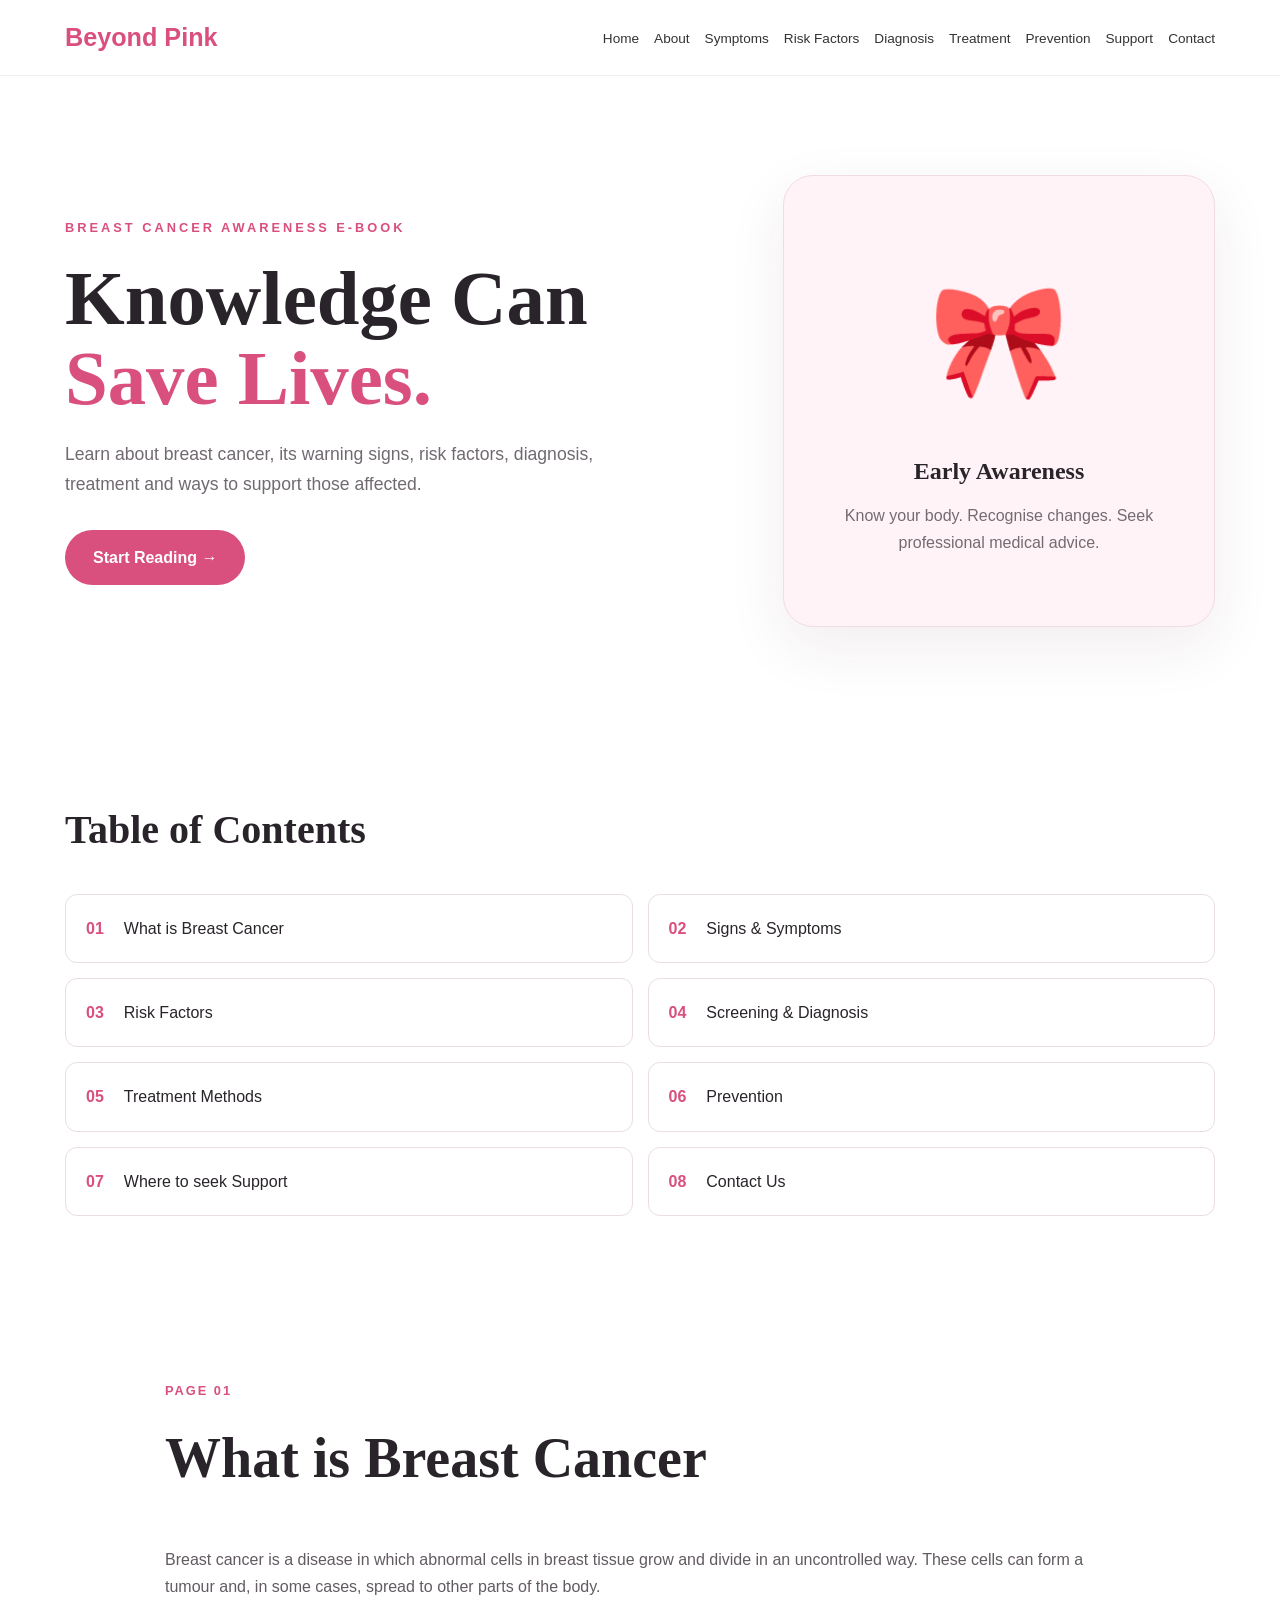
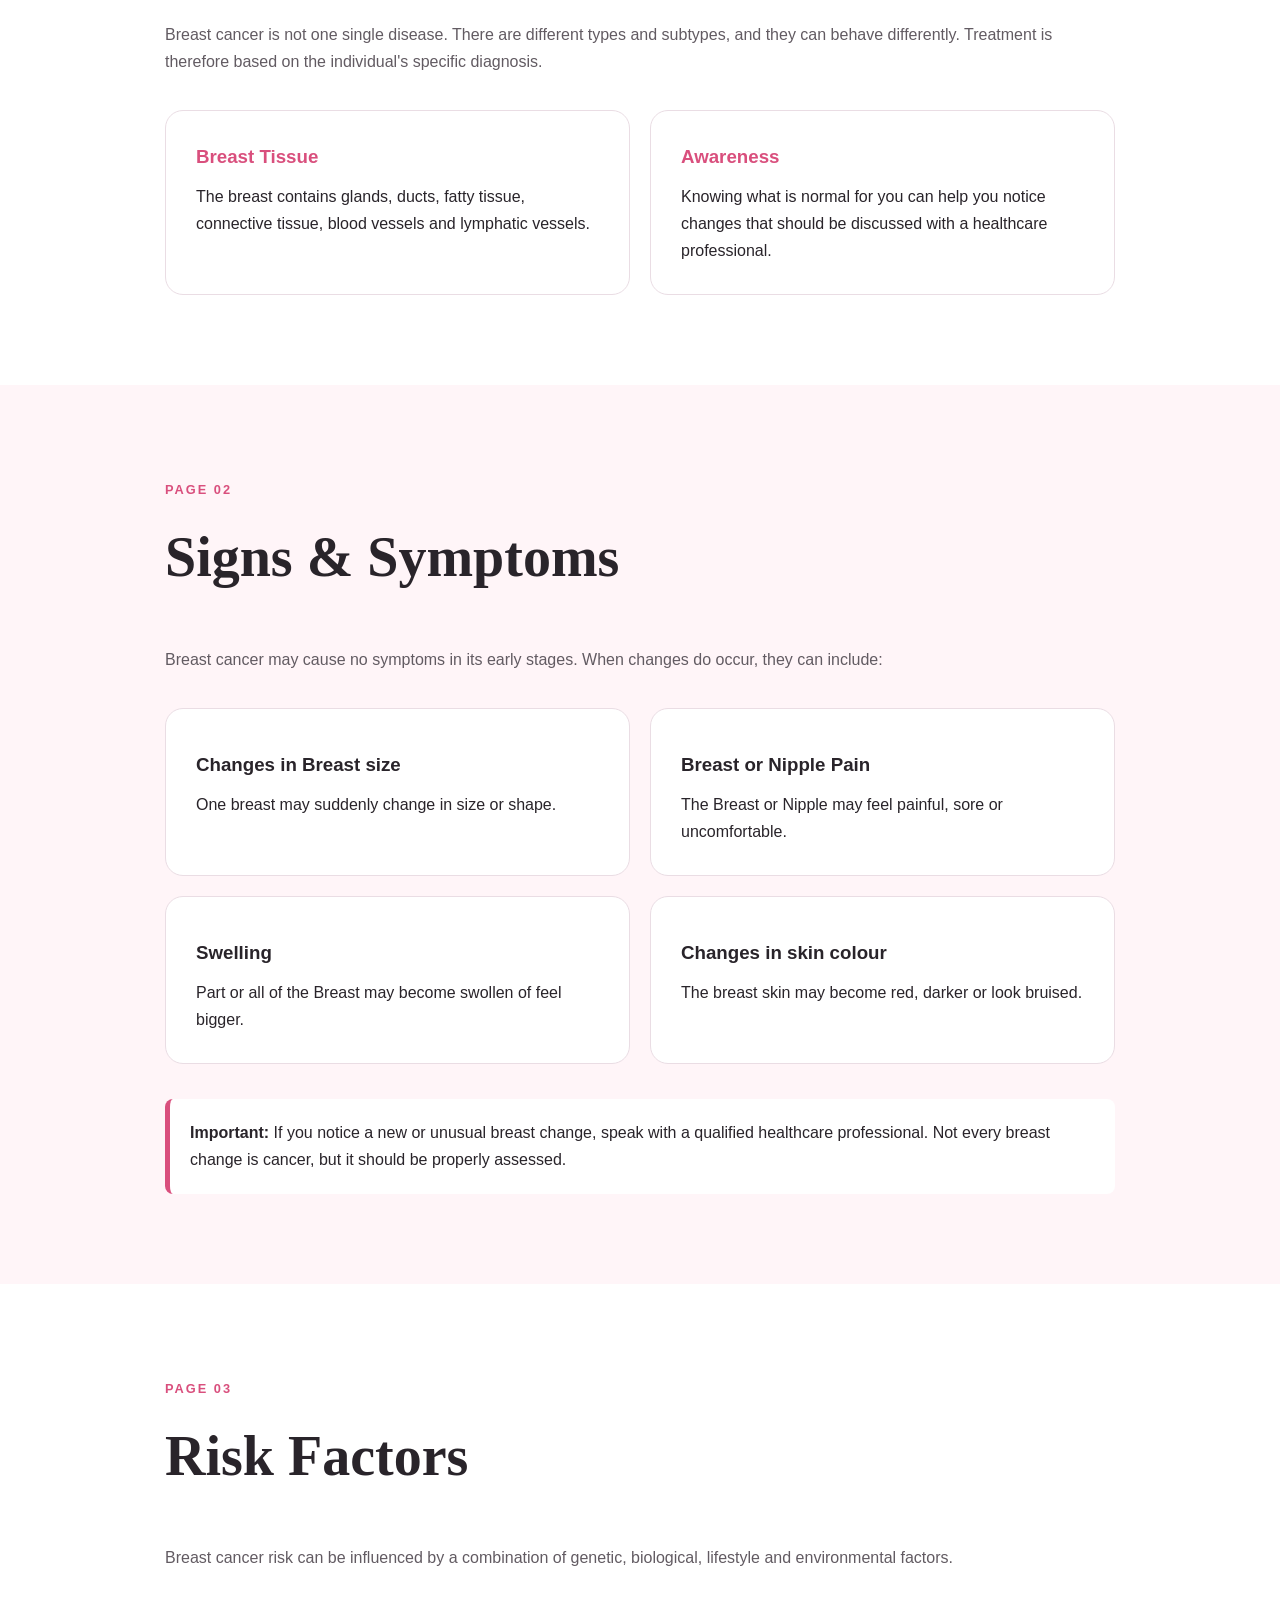
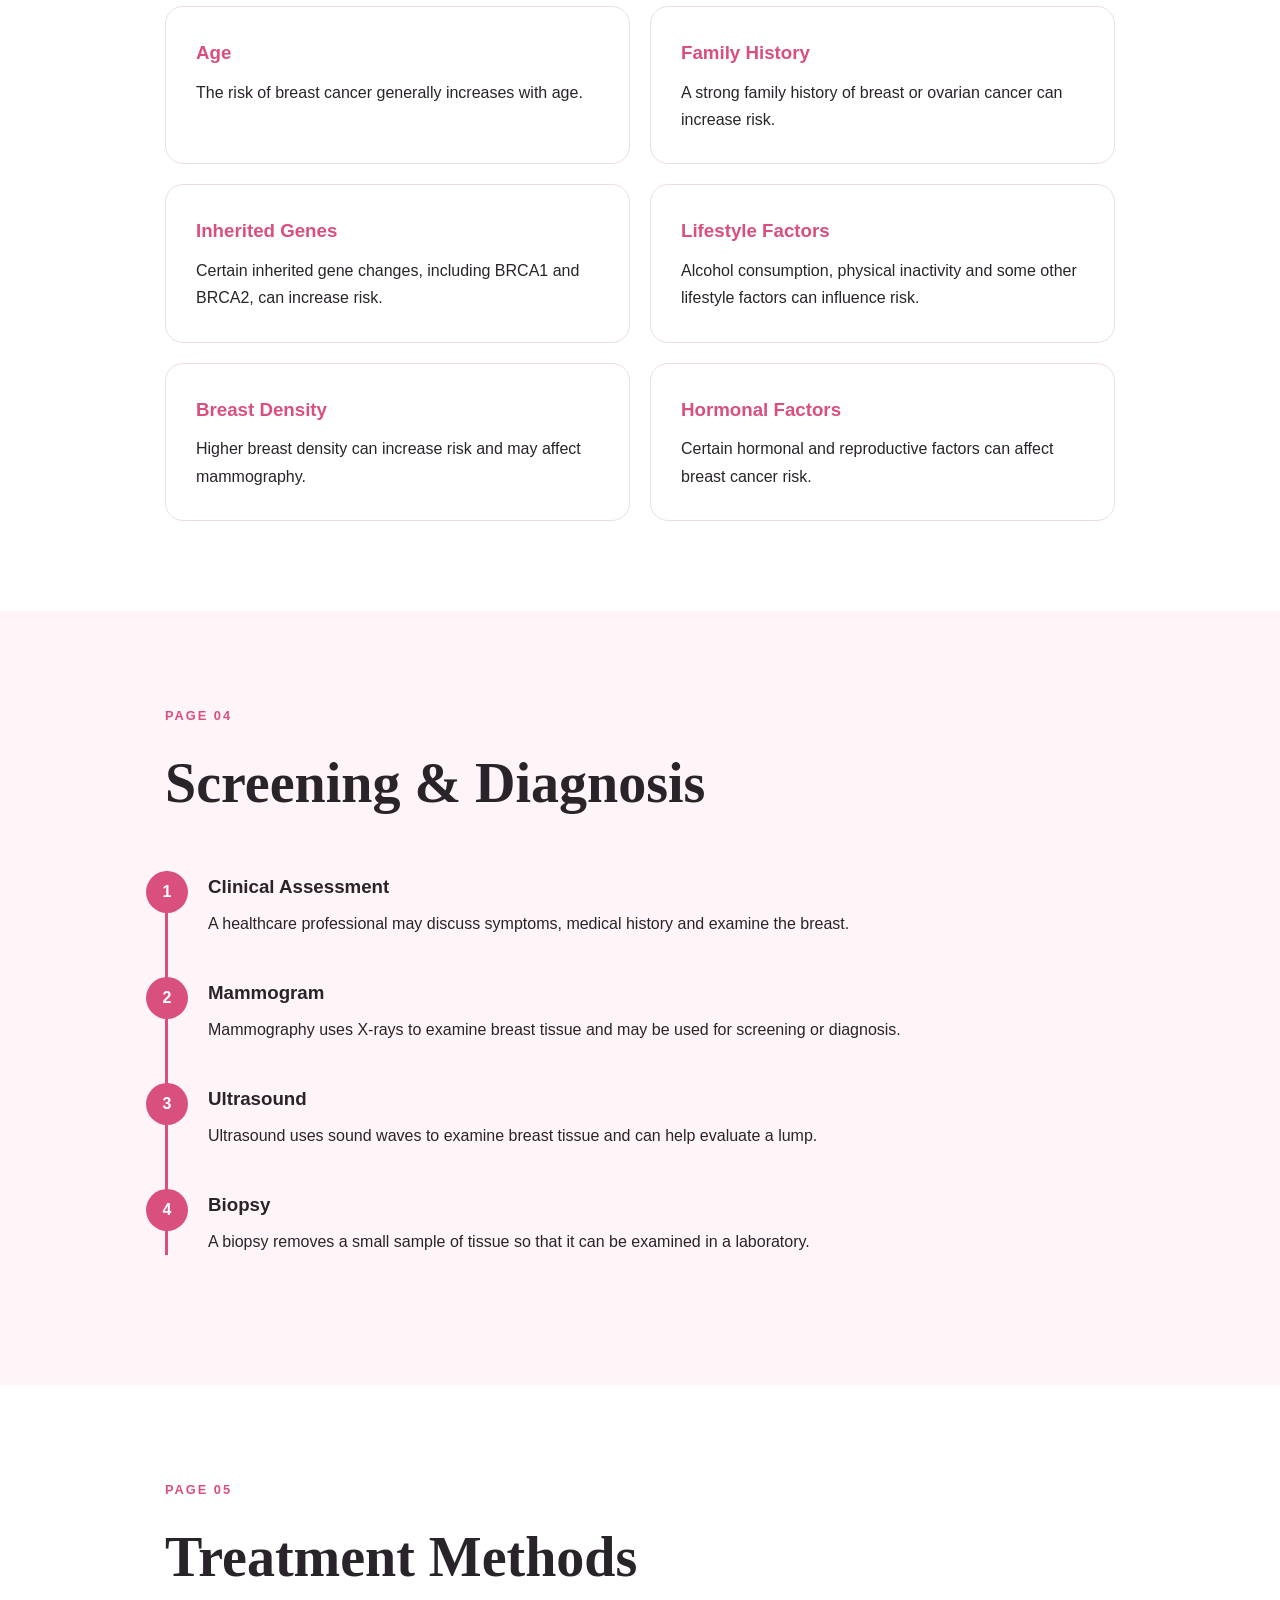
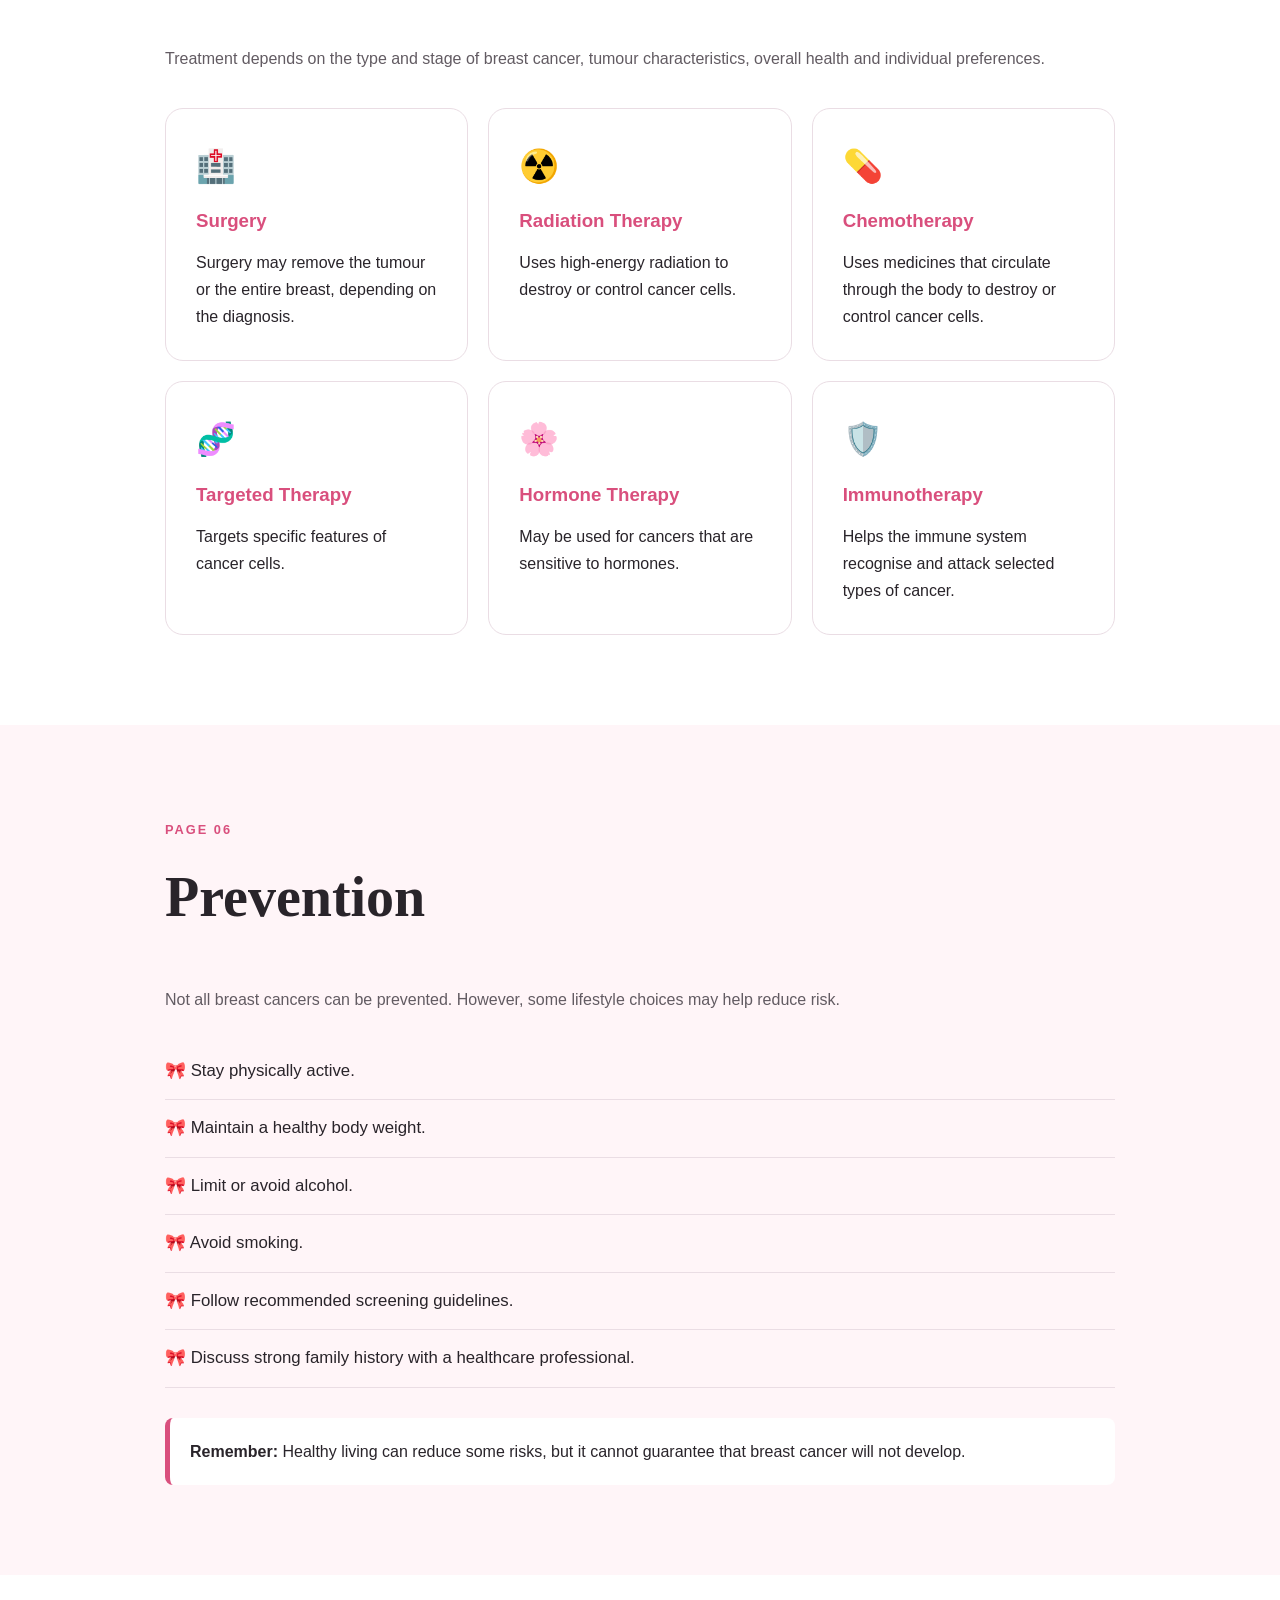
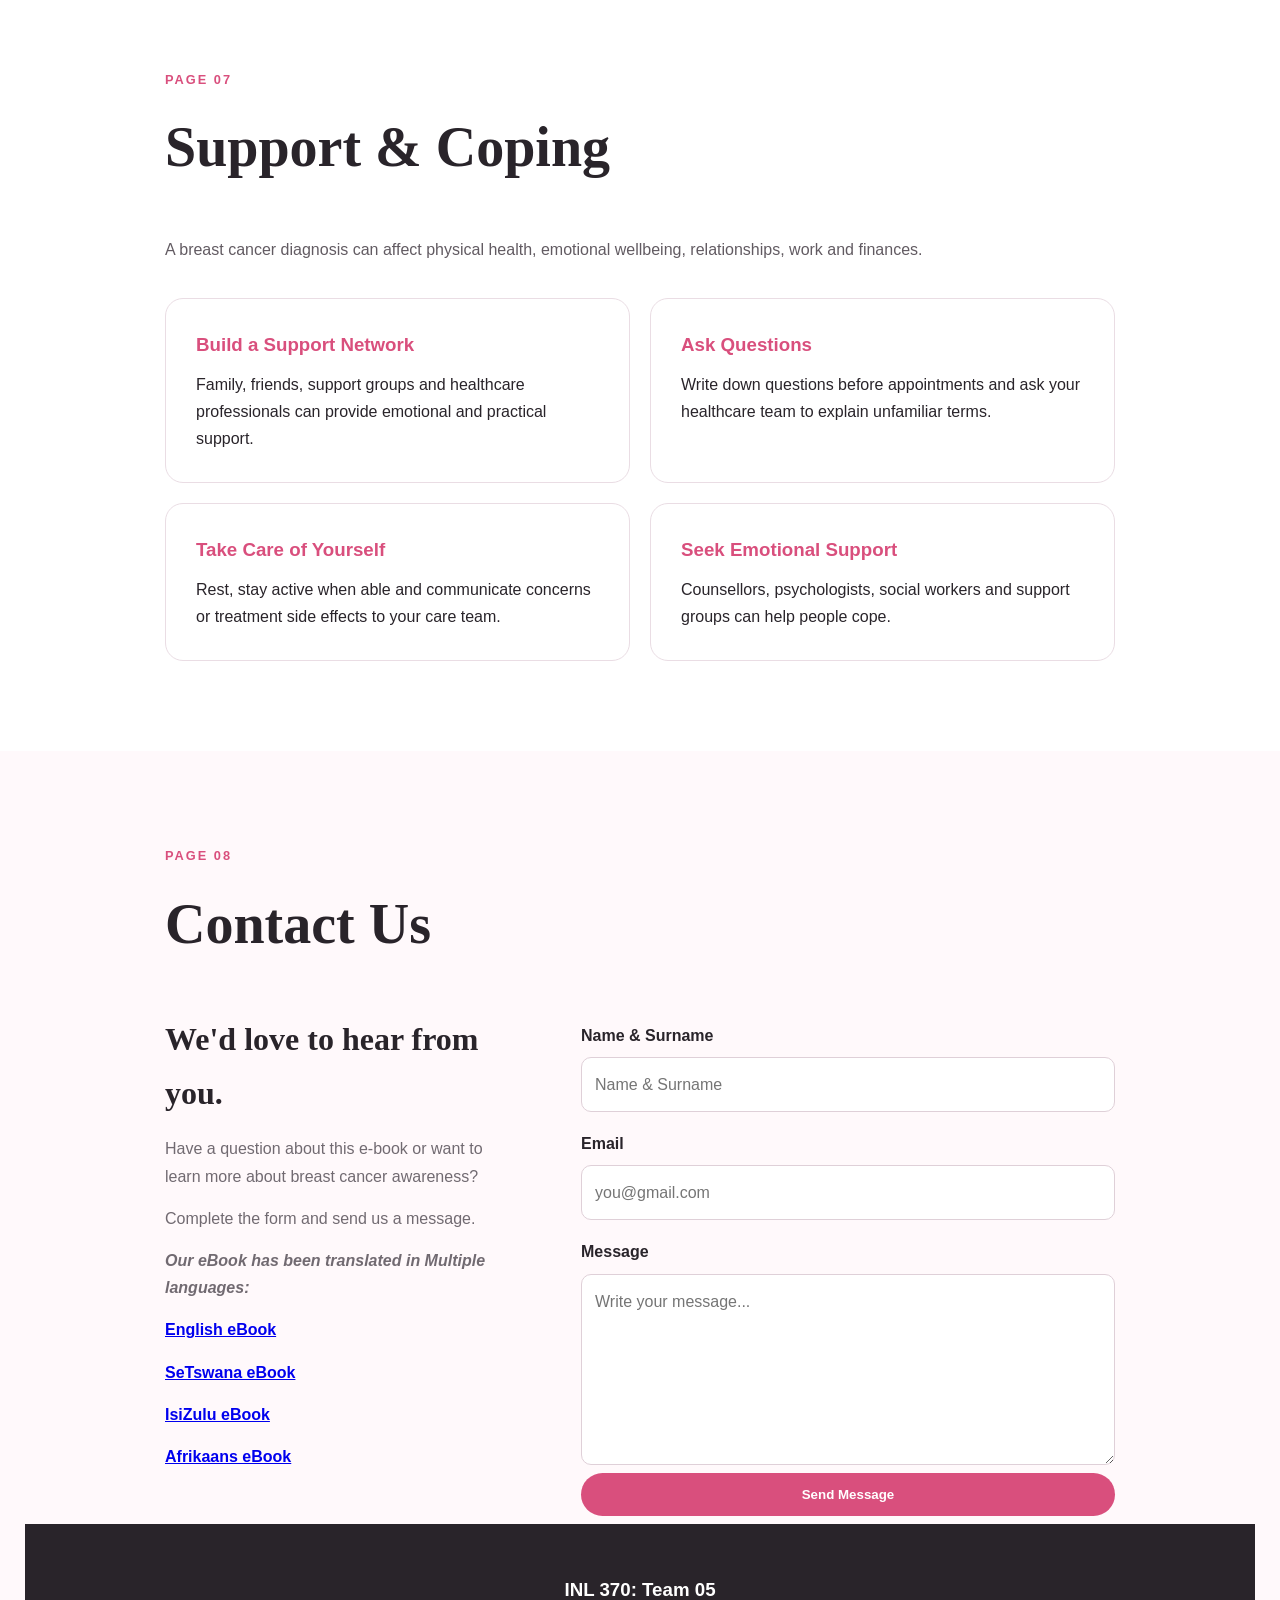
<file: Breast Cancer/index.html>
<!DOCTYPE html>
<html lang="en">
<head>
    <meta charset="UTF-8">
    <meta name="viewport" content="width=device-width, initial-scale=1.0">

    <title>Breast Cancer Awareness E-Book</title>

    <link rel="stylesheet" href="style.css">
</head>

<body>

<!-- ================= NAVIGATION ================= -->

<header>
    <nav class="navbar">

        <div class="logo">
           <h1> Beyond Pink </h1>
        </div>

        <button class="menu-btn" onclick="toggleMenu()">☰</button>

        <ul class="nav-links" id="navLinks">
            <li><a href="#home">Home</a></li>
            <li><a href="#about">About</a></li>
            <li><a href="#symptoms">Symptoms</a></li>
            <li><a href="#risk">Risk Factors</a></li>
            <li><a href="#diagnosis">Diagnosis</a></li>
            <li><a href="#treatment">Treatment</a></li>
            <li><a href="#prevention">Prevention</a></li>
            <li><a href="#support">Support</a></li>
            <li><a href="#contact">Contact</a></li>
        </ul>


    </nav>
</header>


<!-- ================= HOME ================= -->

<section id="home" class="hero">

    <div class="hero-content">

        <p class="subtitle">BREAST CANCER AWARENESS E-BOOK</p>

        <h1>
            Knowledge Can<br>
            <span>Save Lives.</span>
        </h1>

        <p>
            Learn about breast cancer, its warning signs,
            risk factors, diagnosis, treatment and ways
            to support those affected.
        </p>

        <a href="#about" class="btn">
            Start Reading →
        </a>

    </div>

    <div class="hero-image">
        <div class="ribbon">🎀</div>
        <h2>Early Awareness</h2>
        <p>
            Know your body. Recognise changes.
            Seek professional medical advice.
        </p>
    </div>

</section>


<!-- ================= TABLE OF CONTENTS ================= -->

<section class="contents">

    <h2>Table of Contents</h2>

    <div class="toc">

        <a href="#about">
            <span>01</span>
            What is Breast Cancer
        </a>

        <a href="#symptoms">
            <span>02</span>
            Signs & Symptoms
        </a>

        <a href="#risk">
            <span>03</span>
            Risk Factors
        </a>

        <a href="#diagnosis">
            <span>04</span>
            Screening & Diagnosis
        </a>

        <a href="#treatment">
            <span>05</span>
            Treatment Methods
        </a>

        <a href="#prevention">
            <span>06</span>
            Prevention
        </a>

        <a href="#support">
            <span>07</span>
            Where to seek Support
        </a>

        <a href="#contact">
            <span>08</span>
            Contact Us
        </a>

    </div>

</section>


<!-- ================= ABOUT ================= -->

<section id="about" class="section">

    <div class="section-heading">

        <span> PAGE 01</span>

        <h2>What is Breast Cancer</h2>

    </div>

    <div class="content">

        <p>
            Breast cancer is a disease in which abnormal cells
            in breast tissue grow and divide in an uncontrolled
            way. These cells can form a tumour and, in some cases,
            spread to other parts of the body.
        </p>

        <p>
            Breast cancer is not one single disease. There are
            different types and subtypes, and they can behave
            differently. Treatment is therefore based on the
            individual's specific diagnosis.
        </p>

        <div class="info-grid">

            <div class="info-card">
                <h3>Breast Tissue</h3>
                <p>
                    The breast contains glands, ducts, fatty tissue,
                    connective tissue, blood vessels and lymphatic
                    vessels.
                </p>
            </div>

            <div class="info-card">
                <h3>Awareness</h3>
                <p>
                    Knowing what is normal for you can help you
                    notice changes that should be discussed with
                    a healthcare professional.
                </p>
            </div>

        </div>

    </div>

</section>


<!-- ================= SYMPTOMS ================= -->

<section id="symptoms" class="section pink-section">

    <div class="section-heading">

        <span> PAGE 02</span>

        <h2>Signs & Symptoms</h2>

    </div>

    <div class="content">

        <p>
            Breast cancer may cause no symptoms in its early stages.
            When changes do occur, they can include:
        </p>

        <div class="symptoms-grid">

            <div class="symptom-card">
                <h3> Changes in Breast size </h3>
                <p>
                    One breast may suddenly change in size or shape.
                </p>
            </div>

            <div class="symptom-card">
                <h3> Breast or Nipple Pain</h3>
                <p>
                    The Breast or Nipple may feel painful, sore or uncomfortable.
                </p>
            </div>

            <div class="symptom-card">
                <h3> Swelling </h3>
                <p>
                    Part or all of the Breast may become swollen of feel bigger.
                </p>
            </div>

            <div class="symptom-card">
                <h3> Changes in skin colour </h3>
                <p>
                    The breast skin may become red, darker or look bruised.
                </p>
            </div>

        </div>

        <div class="warning">

            <strong>Important:</strong>

            If you notice a new or unusual breast change,
            speak with a qualified healthcare professional.
            Not every breast change is cancer, but it should
            be properly assessed.

        </div>

    </div>

</section>


<!-- ================= RISK FACTORS ================= -->

<section id="risk" class="section">

    <div class="section-heading">

        <span> PAGE 03</span>

        <h2>Risk Factors</h2>

    </div>

    <div class="content">

        <p>
            Breast cancer risk can be influenced by a combination
            of genetic, biological, lifestyle and environmental
            factors.
        </p>

        <div class="info-grid">

            <div class="info-card">
                <h3>Age</h3>
                <p>
                    The risk of breast cancer generally increases
                    with age.
                </p>
            </div>

            <div class="info-card">
                <h3>Family History</h3>
                <p>
                    A strong family history of breast or ovarian
                    cancer can increase risk.
                </p>
            </div>

            <div class="info-card">
                <h3>Inherited Genes</h3>
                <p>
                    Certain inherited gene changes, including
                    BRCA1 and BRCA2, can increase risk.
                </p>
            </div>

            <div class="info-card">
                <h3>Lifestyle Factors</h3>
                <p>
                    Alcohol consumption, physical inactivity and
                    some other lifestyle factors can influence risk.
                </p>
            </div>

            <div class="info-card">
                <h3>Breast Density</h3>
                <p>
                    Higher breast density can increase risk and
                    may affect mammography.
                </p>
            </div>

            <div class="info-card">
                <h3>Hormonal Factors</h3>
                <p>
                    Certain hormonal and reproductive factors
                    can affect breast cancer risk.
                </p>
            </div>

        </div>

    </div>

</section>


<!-- ================= DIAGNOSIS ================= -->

<section id="diagnosis" class="section pink-section">

    <div class="section-heading">

        <span> PAGE 04</span>

        <h2>Screening & Diagnosis</h2>

    </div>

    <div class="content">

        <div class="timeline">

            <div class="timeline-item">

                <div class="number">1</div>

                <div>
                    <h3>Clinical Assessment</h3>

                    <p>
                        A healthcare professional may discuss symptoms,
                        medical history and examine the breast.
                    </p>
                </div>

            </div>


            <div class="timeline-item">

                <div class="number">2</div>

                <div>
                    <h3>Mammogram</h3>

                    <p>
                        Mammography uses X-rays to examine breast tissue
                        and may be used for screening or diagnosis.
                    </p>
                </div>

            </div>


            <div class="timeline-item">

                <div class="number">3</div>

                <div>
                    <h3>Ultrasound</h3>

                    <p>
                        Ultrasound uses sound waves to examine breast
                        tissue and can help evaluate a lump.
                    </p>
                </div>

            </div>


            <div class="timeline-item">

                <div class="number">4</div>

                <div>
                    <h3>Biopsy</h3>

                    <p>
                        A biopsy removes a small sample of tissue so
                        that it can be examined in a laboratory.
                    </p>
                </div>

            </div>

        </div>

    </div>

</section>


<!-- ================= TREATMENT ================= -->

<section id="treatment" class="section">

    <div class="section-heading">

        <span> PAGE 05</span>

        <h2>Treatment Methods</h2>

    </div>

    <div class="content">

        <p>
            Treatment depends on the type and stage of breast cancer,
            tumour characteristics, overall health and individual
            preferences.
        </p>

        <div class="treatment-grid">

            <div class="treatment-card">

                <span class="treatment-icon">🏥</span>

                <h3>Surgery</h3>

                <p>
                    Surgery may remove the tumour or the entire breast,
                    depending on the diagnosis.
                </p>

            </div>


            <div class="treatment-card">

                <span class="treatment-icon">☢️</span>

                <h3>Radiation Therapy</h3>

                <p>
                    Uses high-energy radiation to destroy or control
                    cancer cells.
                </p>

            </div>


            <div class="treatment-card">

                <span class="treatment-icon">💊</span>

                <h3>Chemotherapy</h3>

                <p>
                    Uses medicines that circulate through the body
                    to destroy or control cancer cells.
                </p>

            </div>


            <div class="treatment-card">

                <span class="treatment-icon">🧬</span>

                <h3>Targeted Therapy</h3>

                <p>
                    Targets specific features of cancer cells.
                </p>

            </div>


            <div class="treatment-card">

                <span class="treatment-icon">🌸</span>

                <h3>Hormone Therapy</h3>

                <p>
                    May be used for cancers that are sensitive
                    to hormones.
                </p>

            </div>


            <div class="treatment-card">

                <span class="treatment-icon">🛡️</span>

                <h3>Immunotherapy</h3>

                <p>
                    Helps the immune system recognise and attack
                    selected types of cancer.
                </p>

            </div>

        </div>

    </div>

</section>


<!-- ================= PREVENTION ================= -->

<section id="prevention" class="section pink-section">

    <div class="section-heading">

        <span>PAGE 06</span>

        <h2> Prevention </h2>

    </div>

    <div class="content">

        <p>
            Not all breast cancers can be prevented. However,
            some lifestyle choices may help reduce risk.
        </p>

        <ul class="check-list">

            <li>🎀 Stay physically active.</li>

            <li>🎀 Maintain a healthy body weight.</li>

            <li>🎀 Limit or avoid alcohol.</li>

            <li>🎀 Avoid smoking.</li>

            <li>🎀 Follow recommended screening guidelines.</li>

            <li>🎀 Discuss strong family history with a healthcare professional.</li>

        </ul>

        <div class="warning">

            <strong>Remember:</strong>

            Healthy living can reduce some risks, but it cannot
            guarantee that breast cancer will not develop.

        </div>

    </div>

</section>


<!-- ================= SUPPORT ================= -->

<section id="support" class="section">

    <div class="section-heading">

        <span> PAGE 07</span>

        <h2>Support & Coping</h2>

    </div>

    <div class="content">

        <p>
            A breast cancer diagnosis can affect physical health,
            emotional wellbeing, relationships, work and finances.
        </p>

        <div class="info-grid">

            <div class="info-card">

                <h3> Build a Support Network</h3>

                <p>
                    Family, friends, support groups and healthcare
                    professionals can provide emotional and practical
                    support.
                </p>

            </div>

            <div class="info-card">

                <h3> Ask Questions</h3>

                <p>
                    Write down questions before appointments and ask
                    your healthcare team to explain unfamiliar terms.
                </p>

            </div>

            <div class="info-card">

                <h3> Take Care of Yourself</h3>

                <p>
                    Rest, stay active when able and communicate
                    concerns or treatment side effects to your care team.
                </p>

            </div>

            <div class="info-card">

                <h3> Seek Emotional Support</h3>

                <p>
                    Counsellors, psychologists, social workers and
                    support groups can help people cope.
                </p>

            </div>

        </div>

    </div>

</section>


<!-- ================= CONTACT ================= -->

<section id="contact" class="section contact-section">

    <div class="section-heading">

        <span> PAGE 08</span>

        <h2>Contact Us</h2>

    </div>

    <div class="contact-container">

        <div class="contact-info">

            <h3>We'd love to hear from you.</h3>

            <p>
                Have a question about this e-book or want to
                learn more about breast cancer awareness?
            </p>

            <p>
                Complete the form and send us a message.
            </p>
            <p> 
               <b><i> Our eBook has been translated in Multiple languages: </i></b>
            </p>

<p><b><a href="eBook.pdf"> English eBook </a></b></p>
<p><b><a href="Setswana.pdf"> SeTswana eBook </a></b></p>
<p><b><a href="IsiZulu.pdf"> IsiZulu eBook </a></b></p>
<p><b><a href="Afrikaans.pdf"> Afrikaans eBook </a></b></p>
        </div>


        <form id="contactForm">

            <label for="name"> Name & Surname </label>

            <input
                type="text"
                id="name"
                placeholder="Name & Surname"
                required
            >


            <label for="email">Email</label>

            <input
                type="email"
                id="email"
                placeholder="you@gmail.com"
                required
            >


            <label for="message">Message</label>

            <textarea
                id="message"
                rows="6"
                placeholder="Write your message..."
                required
            ></textarea>


            <button type="submit" class="btn">
                Send Message
            </button>

            <p id="formMessage"></p>

        </form>

    </div>




<!-- ================= FOOTER ================= -->

<footer>
    <P> 
        <h3> INL 370: Team 05</h3>
    </P>

</footer>


</body>
</html>
</file>
<file: Breast Cancer/style.css>
*{
    margin: 0;
    padding: 0;
    box-sizing: border-box;
}

html {
    scroll-behavior: smooth;
}

body {
    font-family: Arial, Helvetica, sans-serif;
    line-height: 1.7;
    color: #29242a;
    background: #fff;
    transition: 0.3s;
}

body.dark {
    background: #18151a;
    color: #f5edf2;
}


/* =====================================================
   NAVIGATION
===================================================== */

header {
    position: sticky;
    top: 0;
    z-index: 1000;
    background: rgba(255, 255, 255, 0.96);
    border-bottom: 1px solid #eee;
}

.dark header {
    background: rgba(30, 27, 32, 0.96);
    border-color: #3a343b;
}

.navbar {
    max-width: 1200px;
    margin: auto;
    min-height: 75px;
    padding: 10px 25px;

    display: flex;
    align-items: center;
    gap: 25px;
}

.logo {
    font-weight: bold;
    color: #d94f7d;
    font-size: 1.05rem;
    white-space: nowrap;
}

.nav-links {
    list-style: none;

    display: flex;
    gap: 15px;

    margin-left: auto;
}

.nav-links a {
    text-decoration: none;
    color: #333;
    font-size: 0.85rem;
    transition: 0.2s;
}

.dark .nav-links a {
    color: #eee;
}

.nav-links a:hover {
    color: #d94f7d;
}

.menu-btn,
.dark-btn {
    border: none;
    background: none;
    cursor: pointer;
    font-size: 1.3rem;
}

.menu-btn {
    display: none;
}


/* =====================================================
   HERO
===================================================== */

.hero {
    min-height: 650px;
    max-width: 1200px;
    margin: auto;
    padding: 80px 25px;

    display: grid;
    grid-template-columns: 1.2fr 0.8fr;
    align-items: center;
    gap: 70px;
}

.hero-content .subtitle {
    color: #d94f7d;
    font-size: 0.8rem;
    font-weight: bold;
    letter-spacing: 3px;
}

.hero h1 {
    font-family: Georgia, serif;
    font-size: clamp(3rem, 6vw, 5.5rem);
    line-height: 1.05;
    margin: 20px 0;
}

.hero h1 span {
    color: #d94f7d;
}

.hero-content > p:not(.subtitle) {
    color: #716a71;
    max-width: 600px;
    font-size: 1.1rem;
    margin-bottom: 30px;
}

.dark .hero-content > p {
    color: #c9c0c7;
}

.btn {
    display: inline-block;
    padding: 14px 28px;

    background: #d94f7d;
    color: white;

    border: none;
    border-radius: 30px;

    text-decoration: none;
    font-weight: bold;

    cursor: pointer;
    transition: 0.25s;
}

.btn:hover {
    transform: translateY(-3px);
    background: #bd3d68;
}

.hero-image {
    background: #fff3f7;
    border: 1px solid #f1dbe4;

    border-radius: 30px;

    padding: 70px 35px;

    text-align: center;

    box-shadow: 0 20px 60px rgba(80, 20, 50, 0.08);
}

.dark .hero-image {
    background: #2a2229;
    border-color: #453640;
}

.ribbon {
    font-size: 7rem;
    margin-bottom: 15px;
}

.hero-image h2 {
    font-family: Georgia, serif;
    margin-bottom: 10px;
}

.hero-image p {
    color: #746b72;
}


/* =====================================================
   TABLE OF CONTENTS
===================================================== */

.contents {
    max-width: 1200px;
    margin: auto;
    padding: 70px 25px;
}

.contents h2 {
    font-family: Georgia, serif;
    font-size: 2.5rem;
    margin-bottom: 30px;
}

.toc {
    display: grid;
    grid-template-columns: repeat(2, 1fr);
    gap: 15px;
}

.toc a {
    padding: 20px;

    border: 1px solid #eadde4;
    border-radius: 12px;

    color: inherit;
    text-decoration: none;

    display: flex;
    align-items: center;
    gap: 20px;

    transition: 0.2s;
}

.dark .toc a {
    border-color: #41383f;
}

.toc a:hover {
    transform: translateX(5px);
    border-color: #d94f7d;
}

.toc span {
    color: #d94f7d;
    font-weight: bold;
}


/* =====================================================
   GENERAL SECTIONS
===================================================== */

.section {
    padding: 90px 25px;
}

.section:nth-of-type(even) {
    background: #fff9fb;
}

.dark .section:nth-of-type(even) {
    background: #211c21;
}

.section-heading,
.content {
    max-width: 950px;
    margin-left: auto;
    margin-right: auto;
}

.section-heading {
    margin-bottom: 40px;
}

.section-heading span {
    color: #d94f7d;
    font-size: 0.8rem;
    font-weight: bold;
    letter-spacing: 2px;
}

.section-heading h2 {
    font-family: Georgia, serif;
    font-size: clamp(2.2rem, 5vw, 3.5rem);
    margin-top: 8px;
}

.content > p {
    margin-bottom: 20px;
    color: #625b62;
}

.dark .content > p {
    color: #c9c0c7;
}


/* =====================================================
   INFORMATION CARDS
===================================================== */

.info-grid {
    display: grid;
    grid-template-columns: repeat(2, 1fr);
    gap: 20px;
    margin-top: 35px;
}

.info-card {
    padding: 30px;

    background: white;

    border: 1px solid #eadde4;
    border-radius: 18px;

    transition: 0.25s;
}

.dark .info-card {
    background: #282228;
    border-color: #40373f;
}

.info-card:hover {
    transform: translateY(-4px);
    box-shadow: 0 15px 40px rgba(60, 20, 40, 0.08);
}

.info-card h3 {
    margin-bottom: 10px;
    color: #d94f7d;
}


/* =====================================================
   SYMPTOMS
===================================================== */

.pink-section {
    background: #fff5f8 !important;
}

.dark .pink-section {
    background: #241b21 !important;
}

.symptoms-grid {
    display: grid;
    grid-template-columns: repeat(2, 1fr);
    gap: 20px;

    margin: 35px 0;
}

.symptom-card {
    background: white;
    padding: 30px;

    border-radius: 18px;
    border: 1px solid #eadde4;
}

.dark .symptom-card {
    background: #292329;
    border-color: #423740;
}

.symptom-card > div {
    font-size: 1.5rem;
}

.symptom-card h3 {
    margin: 10px 0;
}

.warning {
    margin-top: 30px;
    padding: 20px;

    border-left: 5px solid #d94f7d;

    background: #fff;
    border-radius: 8px;
}

.dark .warning {
    background: #2b252a;
}


/* =====================================================
   DIAGNOSIS TIMELINE
===================================================== */

.timeline {
    border-left: 3px solid #d94f7d;
    padding-left: 35px;
}

.timeline-item {
    display: flex;
    gap: 20px;
    margin-bottom: 40px;
}

.number {
    min-width: 42px;
    height: 42px;

    background: #d94f7d;
    color: white;

    border-radius: 50%;

    display: flex;
    align-items: center;
    justify-content: center;

    font-weight: bold;

    margin-left: -57px;
}

.timeline-item h3 {
    margin-bottom: 7px;
}


/* =====================================================
   TREATMENT
===================================================== */

.treatment-grid {
    display: grid;
    grid-template-columns: repeat(3, 1fr);
    gap: 20px;

    margin-top: 35px;
}

.treatment-card {
    padding: 30px;

    border: 1px solid #eadde4;
    border-radius: 18px;

    background: white;

    transition: 0.25s;
}

.dark .treatment-card {
    background: #282228;
    border-color: #40373f;
}

.treatment-card:hover {
    transform: translateY(-5px);
}

.treatment-icon {
    font-size: 2rem;
}

.treatment-card h3 {
    color: #d94f7d;
    margin: 12px 0;
}


/* =====================================================
   PREVENTION
===================================================== */

.check-list {
    list-style: none;
    margin-top: 30px;
}

.check-list li {
    padding: 14px 0;
    border-bottom: 1px solid #eadde4;
    font-size: 1.05rem;
}


/* =====================================================
   CONTACT
===================================================== */

.contact-section {
    background: #fff5f8;
}

.dark .contact-section {
    background: #241b21;
}

.contact-container {
    max-width: 950px;
    margin: auto;

    display: grid;
    grid-template-columns: 0.8fr 1.2fr;

    gap: 60px;
}

.contact-info h3 {
    font-family: Georgia, serif;
    font-size: 2rem;
    margin-bottom: 15px;
}

.contact-info p {
    color: #716a71;
    margin-bottom: 15px;
}

.dark .contact-info p {
    color: #c9c0c7;
}

#contactForm {
    display: flex;
    flex-direction: column;
    gap: 8px;
}

#contactForm label {
    font-weight: bold;
    margin-top: 10px;
}

#contactForm input,
#contactForm textarea {
    font: inherit;

    border: 1px solid #dfd0d8;
    border-radius: 10px;

    padding: 13px;

    background: white;
    color: #29242a;
}

.dark #contactForm input,
.dark #contactForm textarea {
    background: #292329;
    color: white;
    border-color: #483d45;
}

#contactForm input:focus,
#contactForm textarea:focus {
    outline: 2px solid #d94f7d;
}

#formMessage {
    color: #d94f7d;
    font-weight: bold;
}


/* =====================================================
   REFERENCES
===================================================== */

.references {
    max-width: 950px;
    margin: auto;
    padding: 70px 25px;
}

.references h2 {
    font-family: Georgia, serif;
    font-size: 2.5rem;
    margin-bottom: 25px;
}

.references p {
    padding: 10px 0;
    border-bottom: 1px solid #eadde4;
}


/* =====================================================
   FOOTER
===================================================== */

footer {
    background: #29242a;
    color: white;

    text-align: center;

    padding: 50px 25px;
}

.footer-logo {
    color: #f58bab;
    font-weight: bold;
    font-size: 1.1rem;
    margin-bottom: 10px;
}


/* =====================================================
   MOBILE
===================================================== */

@media (max-width: 900px) {

    .nav-links {
        display: none;

        position: absolute;
        top: 75px;
        left: 0;
        right: 0;

        background: white;

        padding: 25px;

        flex-direction: column;

        box-shadow: 0 10px 30px rgba(0,0,0,0.1);
    }

    .dark .nav-links {
        background: #201c21;
    }

    .nav-links.active {
        display: flex;
    }

    .menu-btn {
        display: block;
        margin-left: auto;
    }

    .hero {
        grid-template-columns: 1fr;
        gap: 40px;
    }

    .treatment-grid {
        grid-template-columns: repeat(2, 1fr);
    }

    .contact-container {
        grid-template-columns: 1fr;
    }
}


@media (max-width: 600px) {

    .hero {
        padding-top: 50px;
    }

    .hero h1 {
        font-size: 3rem;
    }

    .toc,
    .info-grid,
    .symptoms-grid,
    .treatment-grid {
        grid-template-columns: 1fr;
    }

    .section {
        padding: 60px 20px;
    }

    .contents {
        padding: 60px 20px;
    }

    .hero-image {
        padding: 45px 25px;
    }

    .ribbon {
        font-size: 5rem;
    }

}
</file>
